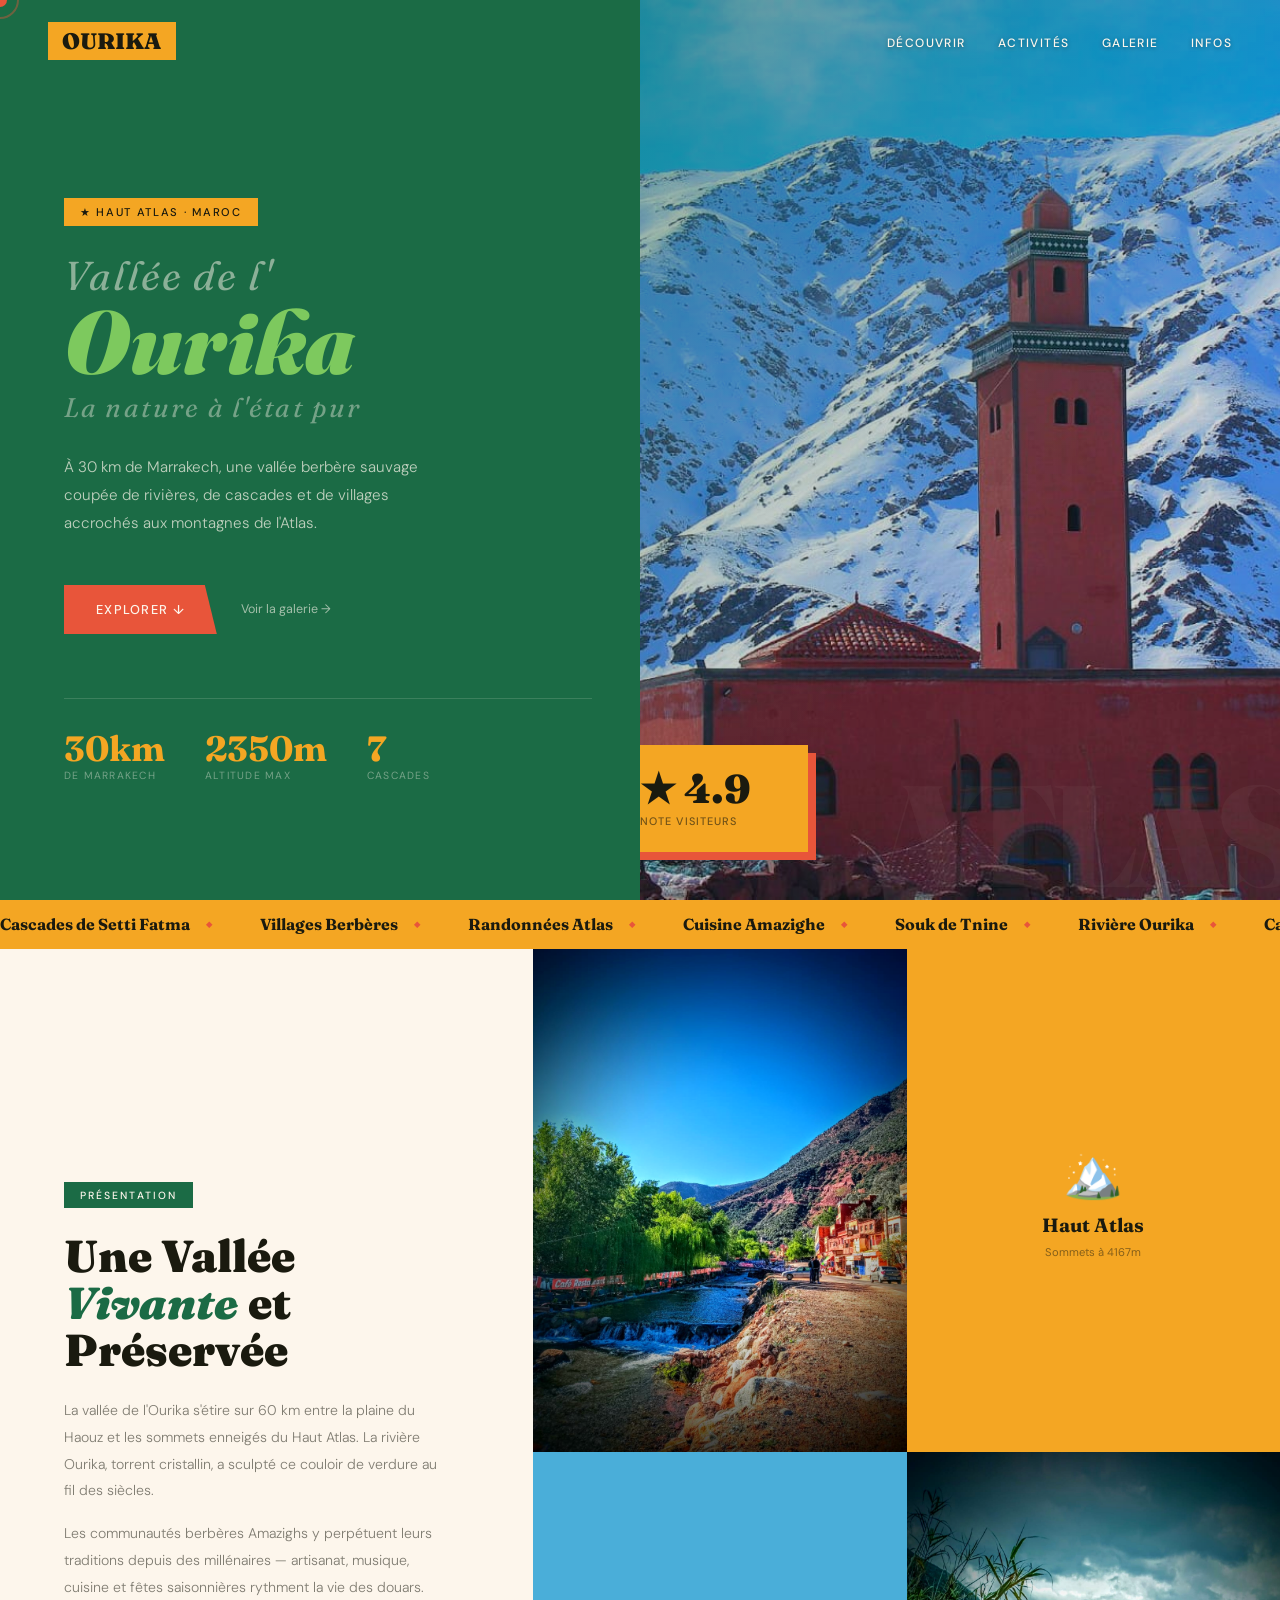
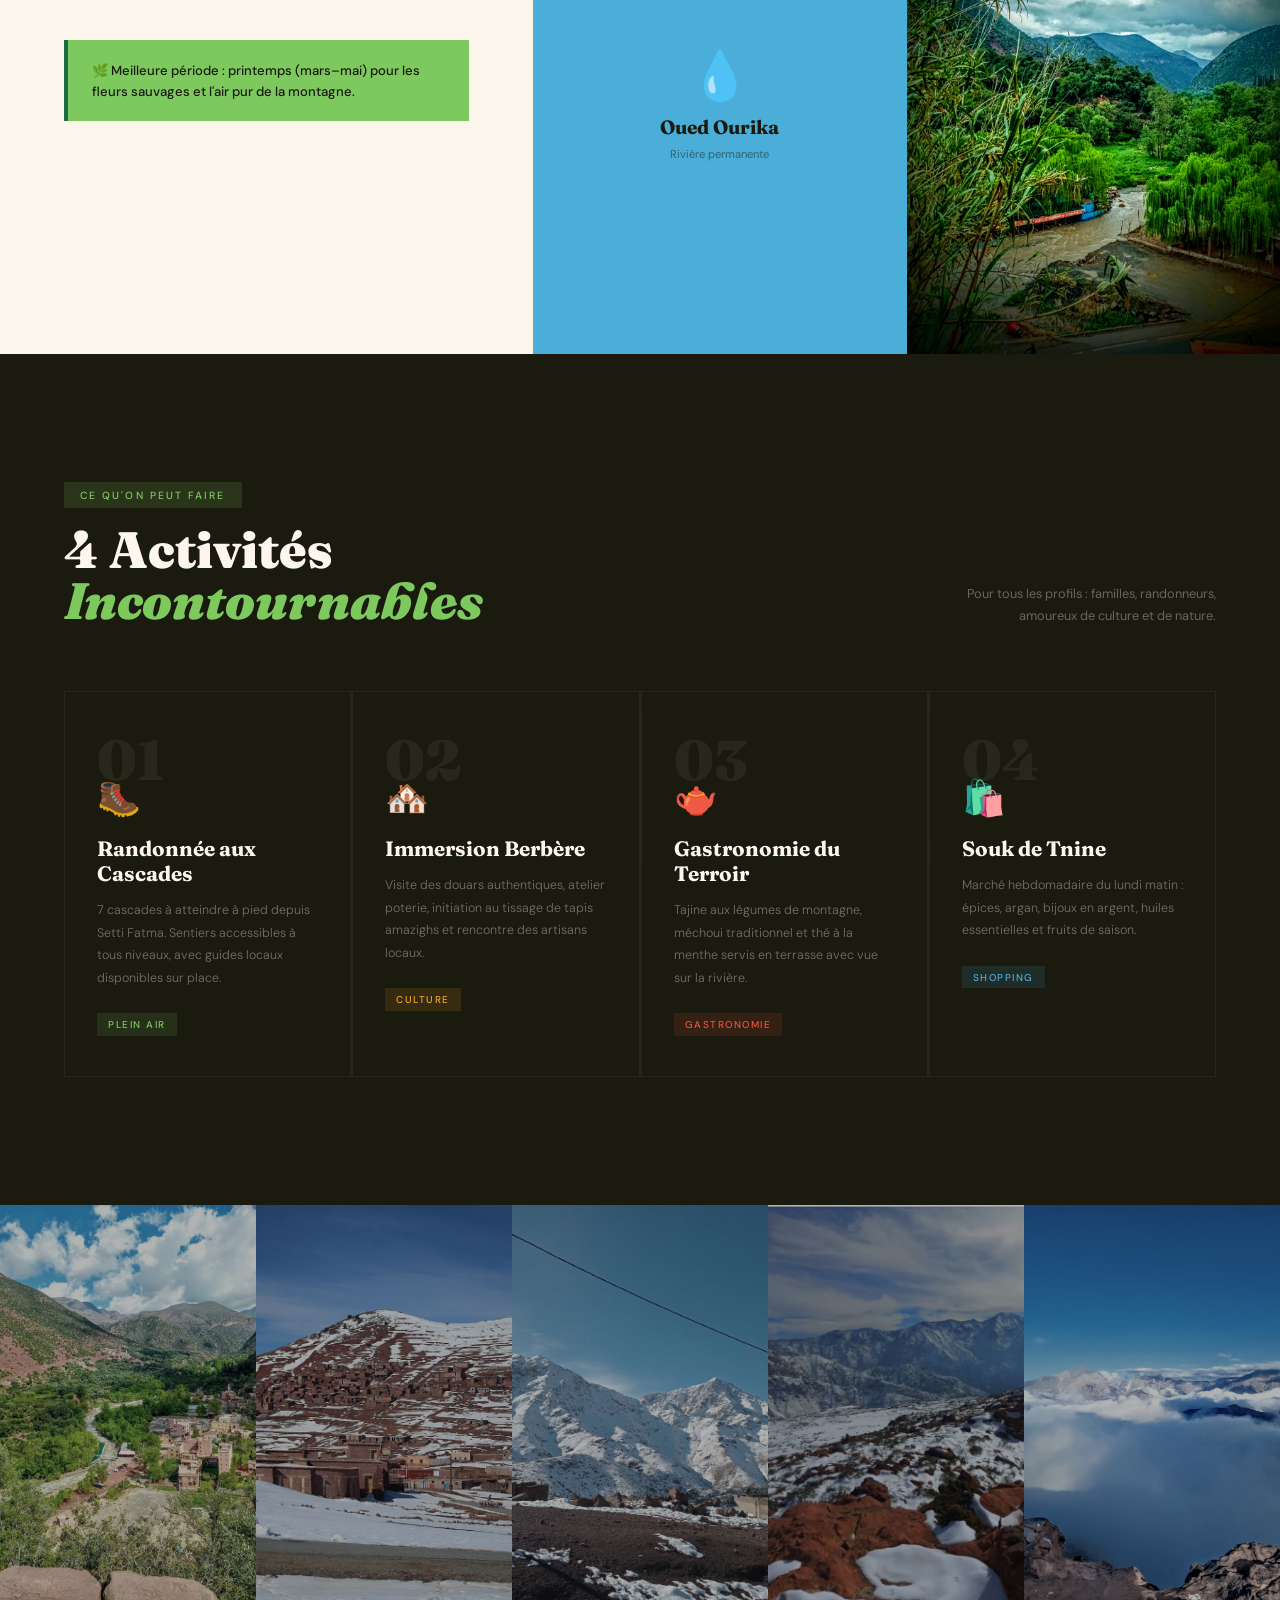
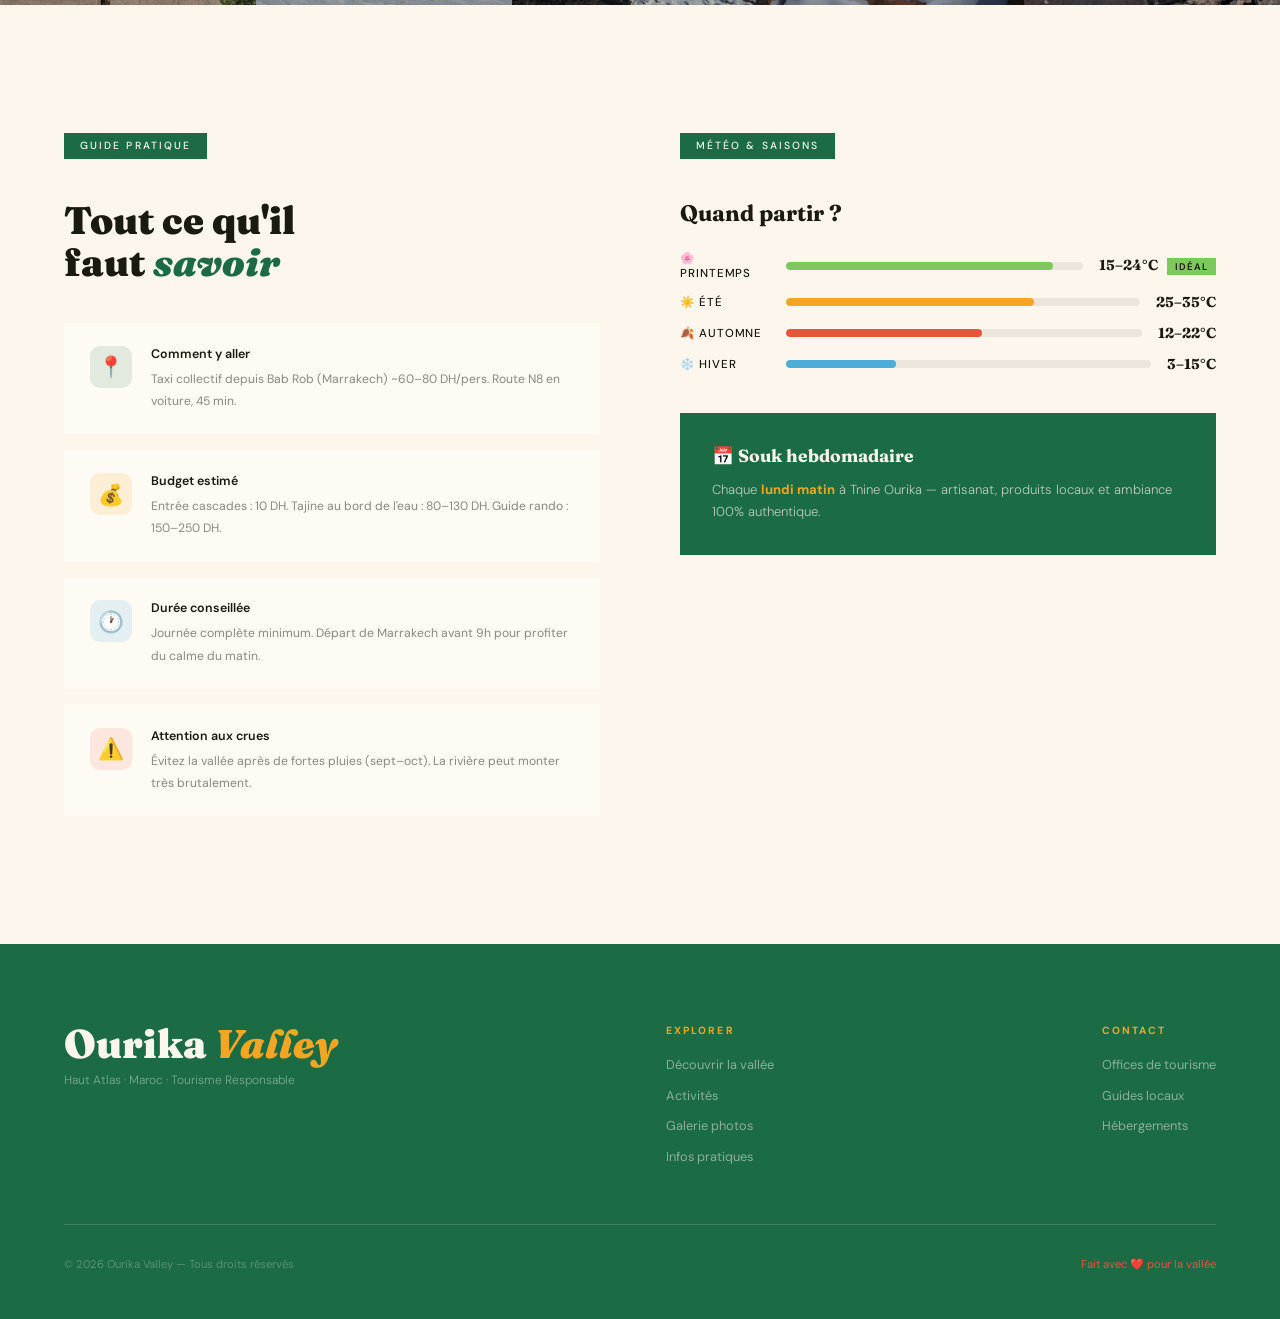
<file: index.html>
<!DOCTYPE html>
<html lang="fr">
<head>
<meta charset="UTF-8">
<meta name="viewport" content="width=device-width, initial-scale=1.0">
<title>Ourika — La Vallée Vivante</title>
<link href="https://fonts.googleapis.com/css2?family=Fraunces:ital,wght@0,400;0,700;0,900;1,400;1,700&family=DM+Sans:wght@300;400;500&display=swap" rel="stylesheet">
<style>
* { margin: 0; padding: 0; box-sizing: border-box; }
html { scroll-behavior: smooth; }

:root {
  --emerald: #1B6B45;
  --lime: #7DC95E;
  --saffron: #F4A623;
  --coral: #E8553A;
  --sky: #4AAED9;
  --cream: #FDF6EC;
  --ink: #1A1A0F;
  --warm-white: #FEFAF4;
}

body {
  font-family: 'DM Sans', sans-serif;
  background: var(--warm-white);
  color: var(--ink);
  cursor: none;
  overflow-x: hidden;
}

.cursor {
  position: fixed;
  width: 14px; height: 14px;
  background: var(--coral);
  border-radius: 50%;
  pointer-events: none;
  z-index: 9999;
  transition: transform 0.15s ease, background 0.3s;
  transform: translate(-50%, -50%);
}
.cursor-ring {
  position: fixed;
  width: 38px; height: 38px;
  border: 2px solid var(--coral);
  border-radius: 50%;
  pointer-events: none;
  z-index: 9998;
  transition: transform 0.35s ease, opacity 0.3s;
  transform: translate(-50%, -50%);
  opacity: 0.4;
}

nav {
  position: fixed;
  top: 0; left: 0; right: 0;
  z-index: 200;
  padding: 1.4rem 3rem;
  display: flex;
  justify-content: space-between;
  align-items: center;
}

.logo {
  font-family: 'Fraunces', serif;
  font-size: 1.4rem;
  font-weight: 900;
  color: var(--ink);
  text-decoration: none;
  background: var(--saffron);
  padding: 0.3rem 0.9rem;
}

.nav-links { display: flex; gap: 2rem; list-style: none; }
.nav-links a {
  font-size: 0.75rem;
  font-weight: 500;
  letter-spacing: 0.12em;
  text-transform: uppercase;
  color: var(--cream);
  text-decoration: none;
  transition: color 0.3s;
  text-shadow: 0 1px 4px rgba(0,0,0,0.4);
}
.nav-links a:hover { color: var(--saffron); }

/* HERO */
.hero {
  min-height: 100vh;
  background: var(--emerald);
  display: grid;
  grid-template-columns: 1fr 1fr;
  overflow: hidden;
  position: relative;
}

.hero-left {
  padding: 10rem 3rem 5rem 4rem;
  display: flex;
  flex-direction: column;
  justify-content: center;
  position: relative;
  z-index: 2;
}

.hero-badge {
  display: inline-flex;
  align-items: center;
  gap: 0.6rem;
  background: var(--saffron);
  color: var(--ink);
  font-size: 0.7rem;
  font-weight: 500;
  letter-spacing: 0.15em;
  text-transform: uppercase;
  padding: 0.45rem 1rem;
  margin-bottom: 2rem;
  width: fit-content;
  animation: slideRight 0.8s ease both;
}

.hero h1 {
  font-family: 'Fraunces', serif;
  font-size: clamp(4rem, 7vw, 7.5rem);
  font-weight: 900;
  line-height: 0.9;
  color: var(--cream);
  margin-bottom: 2rem;
  animation: slideRight 0.9s ease 0.1s both;
}

.hero h1 .accent { color: var(--lime); font-style: italic; display: block; }
.hero h1 .small-line {
  font-size: 0.45em;
  font-weight: 400;
  font-style: italic;
  color: rgba(253,246,236,0.5);
  display: block;
  letter-spacing: 0.05em;
  margin-bottom: 0.2em;
}

.hero-desc {
  font-size: 0.95rem;
  line-height: 1.85;
  color: rgba(253,246,236,0.72);
  max-width: 380px;
  font-weight: 300;
  margin-bottom: 3rem;
  animation: slideRight 1s ease 0.2s both;
}

.hero-cta {
  display: flex;
  gap: 1.5rem;
  align-items: center;
  animation: slideRight 1s ease 0.3s both;
}

.btn-main {
  background: var(--coral);
  color: var(--cream);
  padding: 1rem 2rem;
  font-size: 0.8rem;
  font-weight: 500;
  letter-spacing: 0.1em;
  text-transform: uppercase;
  text-decoration: none;
  display: inline-block;
  transition: background 0.3s, transform 0.2s;
  clip-path: polygon(0 0, calc(100% - 12px) 0, 100% 100%, 0 100%);
}
.btn-main:hover { background: #cf3d22; transform: translateY(-2px); }

.btn-ghost {
  color: rgba(253,246,236,0.6);
  font-size: 0.78rem;
  text-decoration: none;
  transition: color 0.3s;
}
.btn-ghost:hover { color: var(--saffron); }

.hero-stats {
  display: flex;
  gap: 2.5rem;
  margin-top: 4rem;
  padding-top: 2rem;
  border-top: 1px solid rgba(253,246,236,0.15);
  animation: slideRight 1s ease 0.4s both;
}
.stat .n {
  font-family: 'Fraunces', serif;
  font-size: 2.2rem;
  font-weight: 700;
  color: var(--saffron);
  line-height: 1;
}
.stat .l {
  font-size: 0.65rem;
  letter-spacing: 0.12em;
  text-transform: uppercase;
  color: rgba(253,246,236,0.4);
  margin-top: 0.2rem;
}

.hero-right { position: relative; overflow: hidden; }
.hero-img-main {
  width: 100%; height: 100%;
  object-fit: cover;
  filter: saturate(1.2) brightness(0.85);
  transition: transform 0.8s ease;
}
.hero-right:hover .hero-img-main { transform: scale(1.04); }
.hero-img-overlay {
  position: absolute;
  inset: 0;
  background: linear-gradient(135deg, rgba(27,107,69,0.4) 0%, transparent 60%);
}

.hero-float-card {
  position: absolute;
  bottom: 3rem; left: -2rem;
  background: var(--saffron);
  padding: 1.5rem 2rem;
  width: 200px;
  animation: floatCard 4s ease-in-out infinite;
  box-shadow: 8px 8px 0 var(--coral);
}
@keyframes floatCard {
  0%, 100% { transform: translateY(0); }
  50% { transform: translateY(-8px); }
}
.hero-float-card .fc-num {
  font-family: 'Fraunces', serif;
  font-size: 2.5rem;
  font-weight: 900;
  color: var(--ink);
  line-height: 1;
}
.hero-float-card .fc-label {
  font-size: 0.68rem;
  font-weight: 500;
  color: rgba(26,26,15,0.6);
  text-transform: uppercase;
  letter-spacing: 0.1em;
  margin-top: 0.3rem;
}

.hero-big-text {
  position: absolute;
  bottom: -1.5rem; right: -1rem;
  font-family: 'Fraunces', serif;
  font-size: 9rem;
  font-weight: 900;
  color: rgba(253,246,236,0.04);
  letter-spacing: -0.05em;
  pointer-events: none;
  white-space: nowrap;
}

/* MARQUEE */
.marquee-bar {
  background: var(--saffron);
  padding: 0.9rem 0;
  overflow: hidden;
  display: flex;
}
.marquee-track {
  display: flex;
  gap: 3rem;
  animation: marquee 18s linear infinite;
  white-space: nowrap;
}
.marquee-track span {
  font-family: 'Fraunces', serif;
  font-size: 1rem;
  font-weight: 700;
  color: var(--ink);
  display: flex;
  align-items: center;
  gap: 1rem;
}
.marquee-track span::after { content: '◆'; font-size: 0.5rem; color: var(--coral); }
@keyframes marquee {
  from { transform: translateX(0); }
  to { transform: translateX(-50%); }
}

/* DISCOVER */
.discover {
  display: grid;
  grid-template-columns: 5fr 7fr;
  min-height: 85vh;
}

.discover-left {
  background: var(--cream);
  padding: 6rem 4rem;
  display: flex;
  flex-direction: column;
  justify-content: center;
  position: relative;
  z-index: 1;
}

.tag-pill {
  display: inline-block;
  background: var(--emerald);
  color: var(--cream);
  font-size: 0.65rem;
  font-weight: 500;
  letter-spacing: 0.2em;
  text-transform: uppercase;
  padding: 0.4rem 1rem;
  margin-bottom: 1.5rem;
  width: fit-content;
}

.discover-left h2 {
  font-family: 'Fraunces', serif;
  font-size: clamp(2.2rem, 3.5vw, 3.2rem);
  font-weight: 900;
  color: var(--ink);
  line-height: 1.05;
  margin-bottom: 1.5rem;
}
.discover-left h2 em { color: var(--emerald); font-style: italic; }

.discover-left p {
  font-size: 0.88rem;
  line-height: 1.9;
  color: rgba(26,26,15,0.55);
  font-weight: 300;
  margin-bottom: 1rem;
  max-width: 380px;
}

.highlight-box {
  background: var(--lime);
  padding: 1.2rem 1.5rem;
  margin-top: 1.5rem;
  border-left: 4px solid var(--emerald);
}
.highlight-box p {
  font-size: 0.82rem;
  font-weight: 500;
  color: var(--ink);
  margin: 0;
  line-height: 1.6;
}

.discover-right {
  display: grid;
  grid-template-columns: 1fr 1fr;
  grid-template-rows: 1fr 1fr;
}

.d-img { overflow: hidden; position: relative; }
.d-img img {
  width: 100%; height: 100%;
  object-fit: cover;
  transition: transform 0.6s ease, filter 0.4s;
  filter: saturate(1.1);
}
.d-img:hover img { transform: scale(1.08); filter: saturate(1.4); }

.d-img-color {
  display: flex;
  align-items: center;
  justify-content: center;
  flex-direction: column;
  gap: 0.5rem;
  padding: 2rem;
}
.d-img-color.saffron { background: var(--saffron); }
.d-img-color.sky { background: var(--sky); }
.d-img-color .big-icon { font-size: 3rem; }
.d-img-color .d-label {
  font-family: 'Fraunces', serif;
  font-size: 1.2rem;
  font-weight: 700;
  color: var(--ink);
  text-align: center;
}
.d-img-color .d-sub {
  font-size: 0.7rem;
  color: rgba(26,26,15,0.5);
  text-align: center;
}

/* ACTIVITIES */
.activities {
  background: var(--ink);
  padding: 8rem 4rem;
  position: relative;
  overflow: hidden;
}
.activities::before {
  content: 'OURIKA';
  position: absolute;
  top: 50%; left: 50%;
  transform: translate(-50%, -50%);
  font-family: 'Fraunces', serif;
  font-size: 18vw;
  font-weight: 900;
  color: rgba(255,255,255,0.02);
  white-space: nowrap;
  pointer-events: none;
}

.act-header {
  display: flex;
  justify-content: space-between;
  align-items: flex-end;
  margin-bottom: 4rem;
  position: relative;
  z-index: 1;
}
.act-header h2 {
  font-family: 'Fraunces', serif;
  font-size: clamp(2.5rem, 4vw, 4rem);
  font-weight: 900;
  color: var(--cream);
  line-height: 1;
}
.act-header h2 em { color: var(--lime); font-style: italic; }
.act-header .sub {
  font-size: 0.8rem;
  color: rgba(253,246,236,0.35);
  max-width: 260px;
  text-align: right;
  line-height: 1.7;
}

.act-grid {
  display: grid;
  grid-template-columns: repeat(4, 1fr);
  gap: 1px;
  position: relative;
  z-index: 1;
  background: rgba(255,255,255,0.05);
}

.act-card {
  background: var(--ink);
  padding: 2.5rem 2rem;
  border: 1px solid rgba(255,255,255,0.05);
  transition: background 0.3s, transform 0.3s;
  cursor: none;
  position: relative;
  overflow: hidden;
}
.act-card::after {
  content: '';
  position: absolute;
  bottom: 0; left: 0; right: 0;
  height: 3px;
  transform: scaleX(0);
  transform-origin: left;
  transition: transform 0.4s ease;
}
.act-card:nth-child(1)::after { background: var(--lime); }
.act-card:nth-child(2)::after { background: var(--saffron); }
.act-card:nth-child(3)::after { background: var(--coral); }
.act-card:nth-child(4)::after { background: var(--sky); }
.act-card:hover { background: rgba(255,255,255,0.06); transform: translateY(-6px); }
.act-card:hover::after { transform: scaleX(1); }

.act-num {
  font-family: 'Fraunces', serif;
  font-size: 3.5rem;
  font-weight: 900;
  opacity: 0.06;
  color: var(--cream);
  line-height: 1;
  margin-bottom: -0.8rem;
}
.act-icon { font-size: 2.2rem; margin-bottom: 1rem; }
.act-card h3 {
  font-family: 'Fraunces', serif;
  font-size: 1.3rem;
  font-weight: 700;
  color: var(--cream);
  margin-bottom: 0.8rem;
  line-height: 1.2;
}
.act-card p {
  font-size: 0.78rem;
  line-height: 1.8;
  color: rgba(253,246,236,0.4);
  font-weight: 300;
}
.act-tag {
  display: inline-block;
  margin-top: 1.5rem;
  font-size: 0.62rem;
  letter-spacing: 0.15em;
  text-transform: uppercase;
  padding: 0.3rem 0.7rem;
  font-weight: 500;
}
.act-card:nth-child(1) .act-tag { background: rgba(125,201,94,0.12); color: var(--lime); }
.act-card:nth-child(2) .act-tag { background: rgba(244,166,35,0.12); color: var(--saffron); }
.act-card:nth-child(3) .act-tag { background: rgba(232,85,58,0.12); color: var(--coral); }
.act-card:nth-child(4) .act-tag { background: rgba(74,174,217,0.12); color: var(--sky); }

/* PHOTO STRIP */
.photo-strip {
  display: flex;
  height: 400px;
  overflow: hidden;
}
.ps-item {
  flex: 1;
  overflow: hidden;
  position: relative;
  transition: flex 0.5s cubic-bezier(0.4,0,0.2,1);
  cursor: none;
}
.ps-item:hover { flex: 2.5; }
.ps-item img {
  width: 100%; height: 100%;
  object-fit: cover;
  transition: filter 0.5s, transform 0.5s;
  filter: saturate(0.6) brightness(0.7);
}
.ps-item:hover img { filter: saturate(1.3) brightness(0.9); transform: scale(1.05); }
.ps-label {
  position: absolute;
  bottom: 1.5rem; left: 1.5rem;
  color: var(--cream);
  font-family: 'Fraunces', serif;
  font-size: 1.2rem;
  font-weight: 700;
  opacity: 0;
  transform: translateY(8px);
  transition: all 0.4s ease 0.1s;
  background: rgba(26,26,15,0.6);
  padding: 0.4rem 0.8rem;
}
.ps-item:hover .ps-label { opacity: 1; transform: translateY(0); }

/* PRACTICAL */
.practical {
  background: var(--cream);
  padding: 8rem 4rem;
  display: grid;
  grid-template-columns: 1fr 1fr;
  gap: 5rem;
  align-items: start;
}

.prac-heading {
  font-family: 'Fraunces', serif;
  font-size: clamp(2.2rem, 3vw, 3rem);
  font-weight: 900;
  color: var(--ink);
  line-height: 1.1;
  margin-bottom: 2.5rem;
}
.prac-heading em { color: var(--emerald); font-style: italic; }

.info-cards { display: flex; flex-direction: column; gap: 1rem; }
.info-card {
  display: flex;
  align-items: flex-start;
  gap: 1.2rem;
  padding: 1.3rem 1.5rem;
  background: var(--warm-white);
  border: 2px solid transparent;
  transition: border-color 0.3s, transform 0.2s;
  cursor: none;
}
.info-card:hover { border-color: var(--emerald); transform: translateX(4px); }
.ic-dot {
  width: 42px; height: 42px;
  display: flex;
  align-items: center;
  justify-content: center;
  font-size: 1.3rem;
  flex-shrink: 0;
  border-radius: 10px;
}
.ic-dot.green { background: rgba(27,107,69,0.12); }
.ic-dot.yellow { background: rgba(244,166,35,0.15); }
.ic-dot.red { background: rgba(232,85,58,0.12); }
.ic-dot.blue { background: rgba(74,174,217,0.15); }
.ic-text strong { display: block; font-size: 0.78rem; font-weight: 600; color: var(--ink); margin-bottom: 0.3rem; }
.ic-text span { font-size: 0.76rem; color: rgba(26,26,15,0.5); line-height: 1.6; }

.seasons-title {
  font-family: 'Fraunces', serif;
  font-size: 1.4rem;
  font-weight: 700;
  color: var(--ink);
  margin-bottom: 1.5rem;
  margin-top: 1rem;
}
.season-row { display: flex; flex-direction: column; gap: 0.8rem; }
.season-bar {
  display: grid;
  grid-template-columns: 90px 1fr auto;
  align-items: center;
  gap: 1rem;
}
.s-name { font-size: 0.72rem; font-weight: 500; color: var(--ink); text-transform: uppercase; letter-spacing: 0.08em; }
.bar-track { height: 8px; background: rgba(26,26,15,0.08); border-radius: 4px; overflow: hidden; }
.bar-fill { height: 100%; border-radius: 4px; }
.s-temp { font-family: 'Fraunces', serif; font-size: 0.9rem; font-weight: 700; color: var(--ink); white-space: nowrap; }
.best-badge {
  display: inline-block;
  background: var(--lime);
  color: var(--ink);
  font-size: 0.6rem;
  font-weight: 600;
  letter-spacing: 0.1em;
  text-transform: uppercase;
  padding: 0.15rem 0.5rem;
  margin-left: 0.4rem;
  vertical-align: middle;
  font-family: 'DM Sans', sans-serif;
}

/* FOOTER */
footer {
  background: var(--emerald);
  padding: 5rem 4rem 3rem;
}
.footer-top {
  display: flex;
  justify-content: space-between;
  align-items: flex-start;
  padding-bottom: 3rem;
  border-bottom: 1px solid rgba(253,246,236,0.15);
  margin-bottom: 2rem;
}
.footer-brand {
  font-family: 'Fraunces', serif;
  font-size: 2.5rem;
  font-weight: 900;
  color: var(--cream);
  line-height: 1;
}
.footer-brand em { color: var(--saffron); font-style: italic; }
.footer-tagline { font-size: 0.75rem; color: rgba(253,246,236,0.45); margin-top: 0.5rem; font-weight: 300; }
.footer-links-col h4 { font-size: 0.65rem; letter-spacing: 0.2em; text-transform: uppercase; color: var(--saffron); margin-bottom: 1rem; }
.footer-links-col ul { list-style: none; }
.footer-links-col ul li { margin-bottom: 0.6rem; }
.footer-links-col ul a { font-size: 0.8rem; color: rgba(253,246,236,0.5); text-decoration: none; transition: color 0.3s; }
.footer-links-col ul a:hover { color: var(--cream); }
.footer-bottom { display: flex; justify-content: space-between; align-items: center; }
.footer-copy { font-size: 0.7rem; color: rgba(253,246,236,0.28); }
.footer-heart { font-size: 0.7rem; color: var(--coral); }

@keyframes slideRight {
  from { opacity: 0; transform: translateX(-30px); }
  to { opacity: 1; transform: translateX(0); }
}

@media (max-width: 900px) {
  body { cursor: auto; }
  .cursor, .cursor-ring { display: none; }
  nav { padding: 1rem 1.5rem; }
  .nav-links { display: none; }
  .hero { grid-template-columns: 1fr; }
  .hero-left { padding: 8rem 1.5rem 3rem; }
  .hero-right { height: 300px; }
  .hero-float-card { left: 1rem; bottom: 1rem; }
  .discover { grid-template-columns: 1fr; }
  .discover-right { grid-template-columns: 1fr 1fr; height: 380px; }
  .activities { padding: 5rem 1.5rem; }
  .act-grid { grid-template-columns: 1fr 1fr; }
  .act-header { flex-direction: column; align-items: flex-start; gap: 1rem; }
  .act-header .sub { text-align: left; }
  .photo-strip { height: 200px; }
  .practical { grid-template-columns: 1fr; padding: 5rem 1.5rem; gap: 3rem; }
  footer { padding: 4rem 1.5rem 2rem; }
  .footer-top { flex-direction: column; gap: 2.5rem; }
}
</style>
</head>
<body>

<div class="cursor" id="cursor"></div>
<div class="cursor-ring" id="cursorRing"></div>

<nav>
  <a href="#" class="logo">OURIKA</a>
  <ul class="nav-links">
    <li><a href="#decouvrir">Découvrir</a></li>
    <li><a href="#activites">Activités</a></li>
    <li><a href="#photos">Galerie</a></li>
    <li><a href="#pratique">Infos</a></li>
  </ul>
</nav>

<!-- HERO -->
<section class="hero">
  <div class="hero-left">
    <div class="hero-badge">★ Haut Atlas · Maroc</div>
    <h1>
      <span class="small-line">Vallée de l'</span>
      <span class="accent">Ourika</span>
      <span style="font-family:'Fraunces',serif; font-size:0.3em; font-weight:400; font-style:italic; color:rgba(253,246,236,0.4); display:block; margin-top:0.5em; letter-spacing:0.08em;">La nature à l'état pur</span>
    </h1>
    <p class="hero-desc">À 30 km de Marrakech, une vallée berbère sauvage coupée de rivières, de cascades et de villages accrochés aux montagnes de l'Atlas.</p>
    <div class="hero-cta">
      <a href="#decouvrir" class="btn-main">Explorer ↓</a>
      <a href="#photos" class="btn-ghost">Voir la galerie →</a>
    </div>
    <div class="hero-stats">
      <div class="stat"><div class="n">30km</div><div class="l">De Marrakech</div></div>
      <div class="stat"><div class="n">2350m</div><div class="l">Altitude max</div></div>
      <div class="stat"><div class="n">7</div><div class="l">Cascades</div></div>
    </div>
  </div>
  <div class="hero-right">
    <img class="hero-img-main" src="WhatsApp Image 2026-02-21 at 15.51.09.jpeg" alt="Ourika Valley">
    <div class="hero-img-overlay"></div>
    <div class="hero-float-card">
      <div class="fc-num">★ 4.9</div>
      <div class="fc-label">Note visiteurs</div>
    </div>
    <div class="hero-big-text">ATLAS</div>
  </div>
</section>

<!-- MARQUEE -->
<div class="marquee-bar">
  <div class="marquee-track">
    <span>Cascades de Setti Fatma</span><span>Villages Berbères</span><span>Randonnées Atlas</span><span>Cuisine Amazighe</span><span>Souk de Tnine</span><span>Rivière Ourika</span>
    <span>Cascades de Setti Fatma</span><span>Villages Berbères</span><span>Randonnées Atlas</span><span>Cuisine Amazighe</span><span>Souk de Tnine</span><span>Rivière Ourika</span>
  </div>
</div>

<!-- DISCOVER -->
<section class="discover" id="decouvrir">
  <div class="discover-left">
    <span class="tag-pill">Présentation</span>
    <h2>Une Vallée<br><em>Vivante</em> et<br>Préservée</h2>
    <p>La vallée de l'Ourika s'étire sur 60 km entre la plaine du Haouz et les sommets enneigés du Haut Atlas. La rivière Ourika, torrent cristallin, a sculpté ce couloir de verdure au fil des siècles.</p>
    <p>Les communautés berbères Amazighs y perpétuent leurs traditions depuis des millénaires — artisanat, musique, cuisine et fêtes saisonnières rythment la vie des douars.</p>
    <div class="highlight-box">
      <p>🌿 Meilleure période : printemps (mars–mai) pour les fleurs sauvages et l'air pur de la montagne.</p>
    </div>
  </div>
  <div class="discover-right">
    <div class="d-img">
      <img src="Wha1.jpeg" alt="Atlas">
    </div>
    <div class="d-img-color saffron">
      <div class="big-icon">🏔️</div>
      <div class="d-label">Haut Atlas</div>
      <div class="d-sub">Sommets à 4167m</div>
    </div>
    <div class="d-img-color sky">
      <div class="big-icon">💧</div>
      <div class="d-label">Oued Ourika</div>
      <div class="d-sub">Rivière permanente</div>
    </div>
    <div class="d-img">
      <img src="Wha2.jpeg" alt="Village">
    </div>
  </div>
</section>

<!-- ACTIVITIES -->
<section class="activities" id="activites">
  <div class="act-header">
    <div>
      <div class="tag-pill" style="background:rgba(125,201,94,0.15);color:var(--lime);margin-bottom:1rem;">Ce qu'on peut faire</div>
      <h2>4 Activités<br><em>Incontournables</em></h2>
    </div>
    <p class="sub">Pour tous les profils : familles, randonneurs, amoureux de culture et de nature.</p>
  </div>
  <div class="act-grid">
    <div class="act-card">
      <div class="act-num">01</div>
      <div class="act-icon">🥾</div>
      <h3>Randonnée aux Cascades</h3>
      <p>7 cascades à atteindre à pied depuis Setti Fatma. Sentiers accessibles à tous niveaux, avec guides locaux disponibles sur place.</p>
      <span class="act-tag">Plein Air</span>
    </div>
    <div class="act-card">
      <div class="act-num">02</div>
      <div class="act-icon">🏘️</div>
      <h3>Immersion Berbère</h3>
      <p>Visite des douars authentiques, atelier poterie, initiation au tissage de tapis amazighs et rencontre des artisans locaux.</p>
      <span class="act-tag">Culture</span>
    </div>
    <div class="act-card">
      <div class="act-num">03</div>
      <div class="act-icon">🫖</div>
      <h3>Gastronomie du Terroir</h3>
      <p>Tajine aux légumes de montagne, méchoui traditionnel et thé à la menthe servis en terrasse avec vue sur la rivière.</p>
      <span class="act-tag">Gastronomie</span>
    </div>
    <div class="act-card">
      <div class="act-num">04</div>
      <div class="act-icon">🛍️</div>
      <h3>Souk de Tnine</h3>
      <p>Marché hebdomadaire du lundi matin : épices, argan, bijoux en argent, huiles essentielles et fruits de saison.</p>
      <span class="act-tag">Shopping</span>
    </div>
  </div>
</section>

<!-- PHOTO STRIP -->
<div class="photo-strip" id="photos">
  <div class="ps-item">
    <img src="Wha3.jpeg" alt="Vallée">
    <div class="ps-label">La Vallée</div>
  </div>
  <div class="ps-item">
    <img src="Wha4.jpeg" alt="Cascades">
    <div class="ps-label">Les Cascades</div>
  </div>
  <div class="ps-item">
    <img src="Wha5.jpeg" alt="Atlas">
    <div class="ps-label">L'Atlas</div>
  </div>
  <div class="ps-item">
    <img src="wHA6.png" alt="Village">
    <div class="ps-label">Les Villages</div>
  </div>
  <div class="ps-item">
    <img src="Wha7.jpeg" alt="Rivière">
    <div class="ps-label">La Rivière</div>
  </div>
</div>

<!-- PRACTICAL -->
<section class="practical" id="pratique">
  <div>
    <div class="tag-pill">Guide Pratique</div>
    <h2 class="prac-heading" style="margin-top:1rem;">Tout ce qu'il<br>faut <em>savoir</em></h2>
    <div class="info-cards">
      <div class="info-card">
        <div class="ic-dot green">📍</div>
        <div class="ic-text">
          <strong>Comment y aller</strong>
          <span>Taxi collectif depuis Bab Rob (Marrakech) ~60–80 DH/pers. Route N8 en voiture, 45 min.</span>
        </div>
      </div>
      <div class="info-card">
        <div class="ic-dot yellow">💰</div>
        <div class="ic-text">
          <strong>Budget estimé</strong>
          <span>Entrée cascades : 10 DH. Tajine au bord de l'eau : 80–130 DH. Guide rando : 150–250 DH.</span>
        </div>
      </div>
      <div class="info-card">
        <div class="ic-dot blue">🕐</div>
        <div class="ic-text">
          <strong>Durée conseillée</strong>
          <span>Journée complète minimum. Départ de Marrakech avant 9h pour profiter du calme du matin.</span>
        </div>
      </div>
      <div class="info-card">
        <div class="ic-dot red">⚠️</div>
        <div class="ic-text">
          <strong>Attention aux crues</strong>
          <span>Évitez la vallée après de fortes pluies (sept–oct). La rivière peut monter très brutalement.</span>
        </div>
      </div>
    </div>
  </div>
  <div>
    <div class="tag-pill">Météo & Saisons</div>
    <div class="seasons-title">Quand partir ?</div>
    <div class="season-row">
      <div class="season-bar">
        <div class="s-name">🌸 Printemps</div>
        <div class="bar-track"><div class="bar-fill" style="width:90%;background:var(--lime);"></div></div>
        <div class="s-temp">15–24°C <span class="best-badge">IDÉAL</span></div>
      </div>
      <div class="season-bar">
        <div class="s-name">☀️ Été</div>
        <div class="bar-track"><div class="bar-fill" style="width:70%;background:var(--saffron);"></div></div>
        <div class="s-temp">25–35°C</div>
      </div>
      <div class="season-bar">
        <div class="s-name">🍂 Automne</div>
        <div class="bar-track"><div class="bar-fill" style="width:55%;background:var(--coral);"></div></div>
        <div class="s-temp">12–22°C</div>
      </div>
      <div class="season-bar">
        <div class="s-name">❄️ Hiver</div>
        <div class="bar-track"><div class="bar-fill" style="width:30%;background:var(--sky);"></div></div>
        <div class="s-temp">3–15°C</div>
      </div>
    </div>
    <div style="margin-top:2.5rem;padding:2rem;background:var(--emerald);color:var(--cream);">
      <div style="font-family:'Fraunces',serif;font-size:1.1rem;font-weight:700;margin-bottom:0.8rem;">📅 Souk hebdomadaire</div>
      <p style="font-size:0.82rem;line-height:1.7;color:rgba(253,246,236,0.7);font-weight:300;">Chaque <strong style="color:var(--saffron);">lundi matin</strong> à Tnine Ourika — artisanat, produits locaux et ambiance 100% authentique.</p>
    </div>
  </div>
</section>

<!-- FOOTER -->
<footer>
  <div class="footer-top">
    <div>
      <div class="footer-brand">Ourika <em>Valley</em></div>
      <div class="footer-tagline">Haut Atlas · Maroc · Tourisme Responsable</div>
    </div>
    <div class="footer-links-col">
      <h4>Explorer</h4>
      <ul>
        <li><a href="#decouvrir">Découvrir la vallée</a></li>
        <li><a href="#activites">Activités</a></li>
        <li><a href="#photos">Galerie photos</a></li>
        <li><a href="#pratique">Infos pratiques</a></li>
      </ul>
    </div>
    <div class="footer-links-col">
      <h4>Contact</h4>
      <ul>
        <li><a href="#">Offices de tourisme</a></li>
        <li><a href="#">Guides locaux</a></li>
        <li><a href="#">Hébergements</a></li>
      </ul>
    </div>
  </div>
  <div class="footer-bottom">
    <p class="footer-copy">© 2026 Ourika Valley — Tous droits réservés</p>
    <p class="footer-heart">Fait avec ❤️ pour la vallée</p>
  </div>
</footer>

<script>
const cursor = document.getElementById('cursor');
const ring = document.getElementById('cursorRing');
let mx = 0, my = 0, rx = 0, ry = 0;

document.addEventListener('mousemove', e => {
  mx = e.clientX; my = e.clientY;
  cursor.style.left = mx + 'px';
  cursor.style.top = my + 'px';
});

(function animateRing() {
  rx += (mx - rx) * 0.12;
  ry += (my - ry) * 0.12;
  ring.style.left = rx + 'px';
  ring.style.top = ry + 'px';
  requestAnimationFrame(animateRing);
})();

document.querySelectorAll('a, .act-card, .info-card, .ps-item, .d-img').forEach(el => {
  el.addEventListener('mouseenter', () => {
    cursor.style.transform = 'translate(-50%,-50%) scale(2)';
    cursor.style.background = 'var(--saffron)';
    ring.style.opacity = '0.8';
  });
  el.addEventListener('mouseleave', () => {
    cursor.style.transform = 'translate(-50%,-50%) scale(1)';
    cursor.style.background = 'var(--coral)';
    ring.style.opacity = '0.4';
  });
});
</script>
</body>
</html>
</file>
